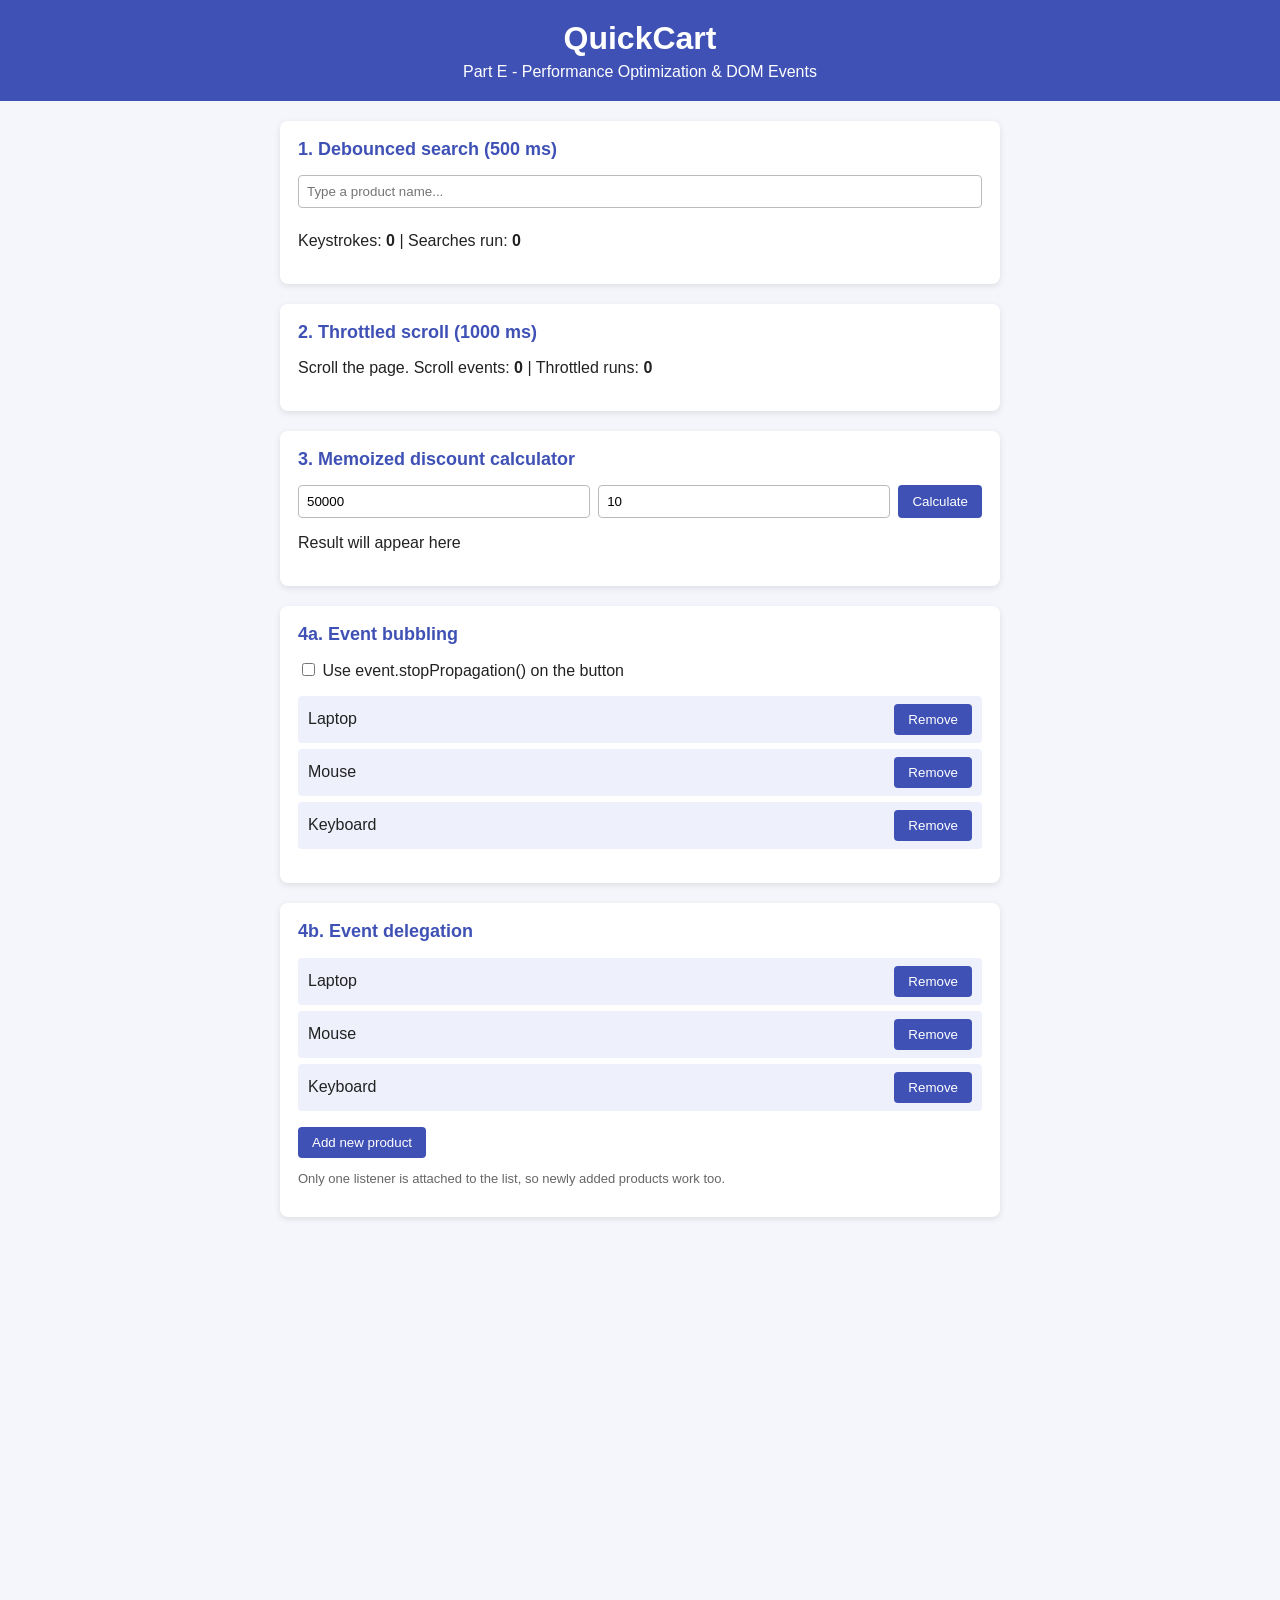
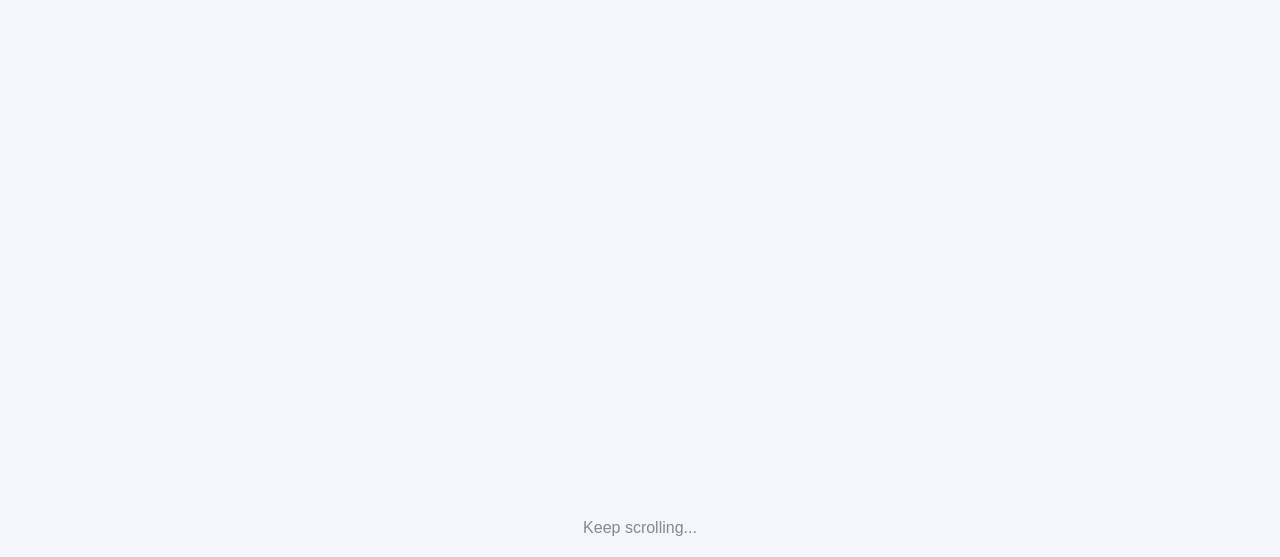
<file: index.html>
<!DOCTYPE html>
<html lang="en">
  <head>
    <meta charset="UTF-8" />
    <meta http-equiv="refresh" content="0; url=./part-e-optimization-events/index.html" />
    <meta name="viewport" content="width=device-width, initial-scale=1.0" />
    <title>QuickCart - Part E</title>
  </head>
  <body>
    <p>
      Loading
      <a href="./part-e-optimization-events/index.html">QuickCart Part E</a>.
    </p>
  </body>
</html>
</file>
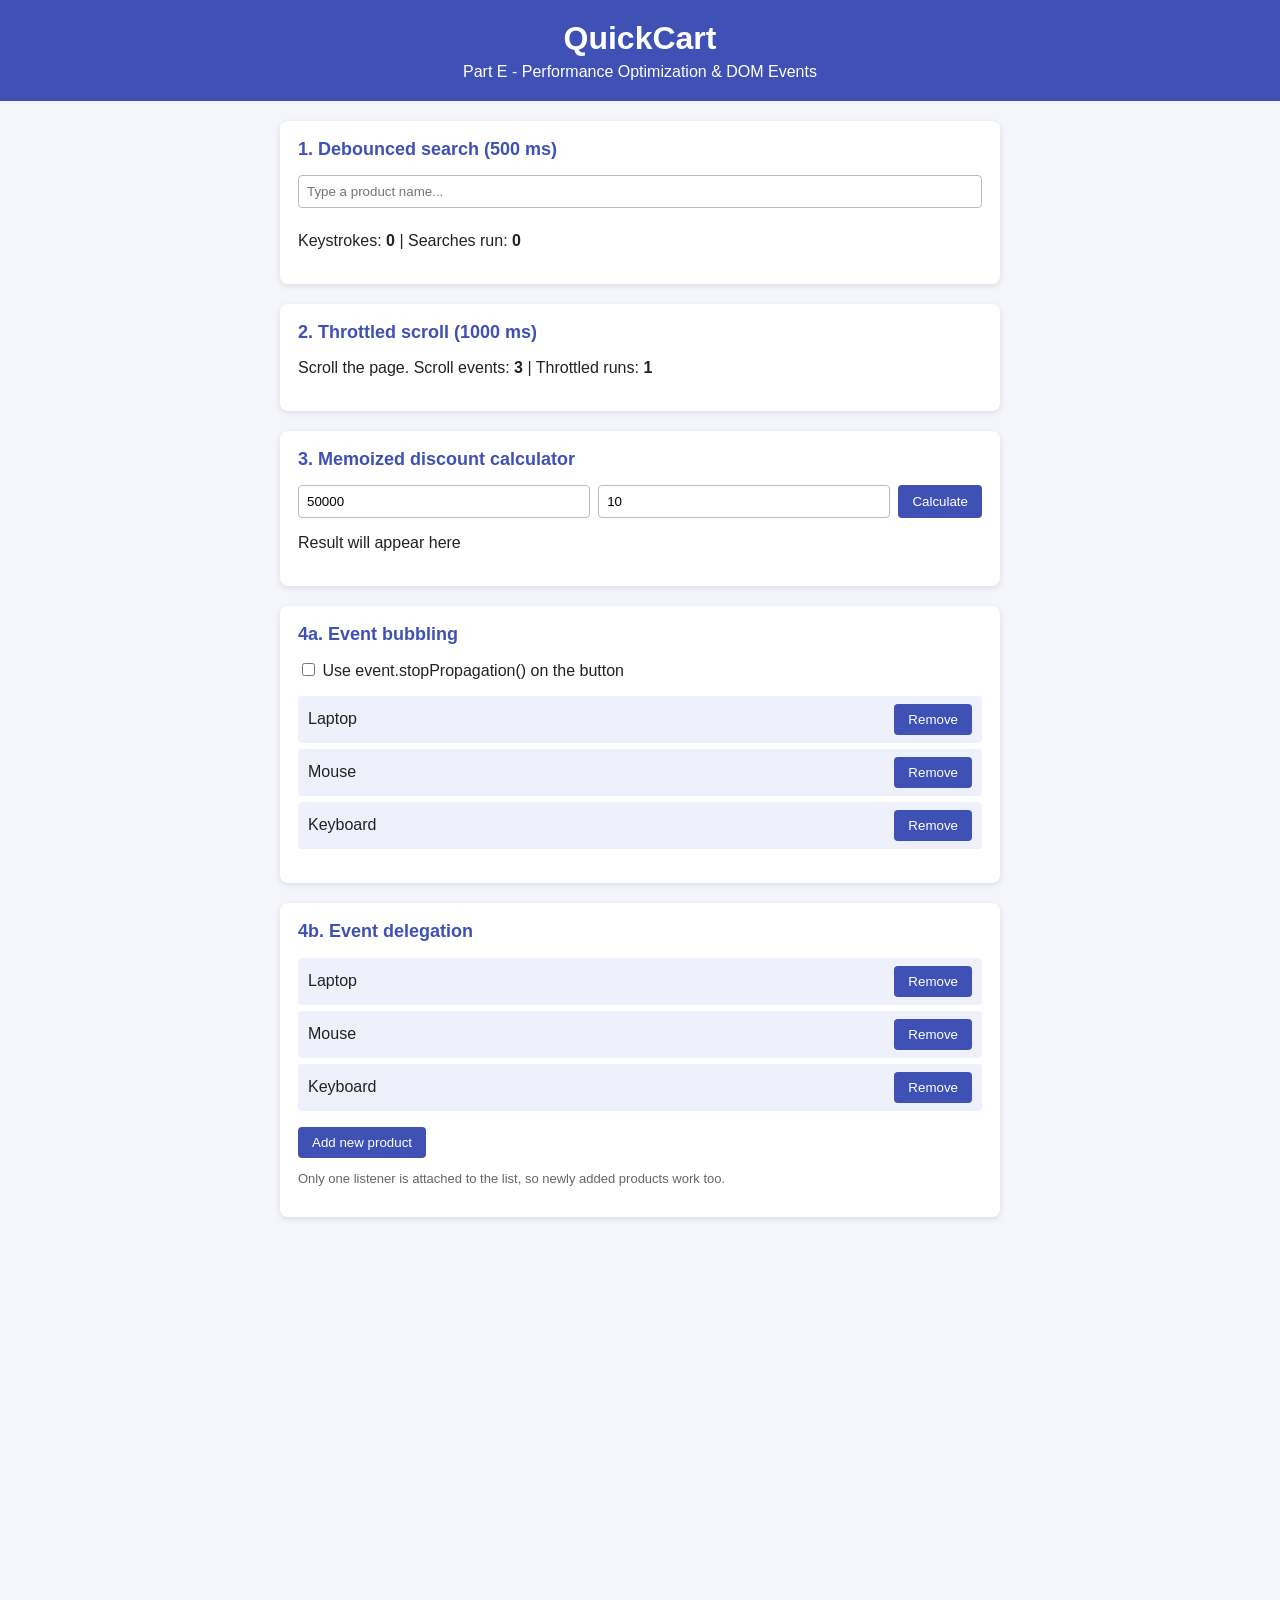
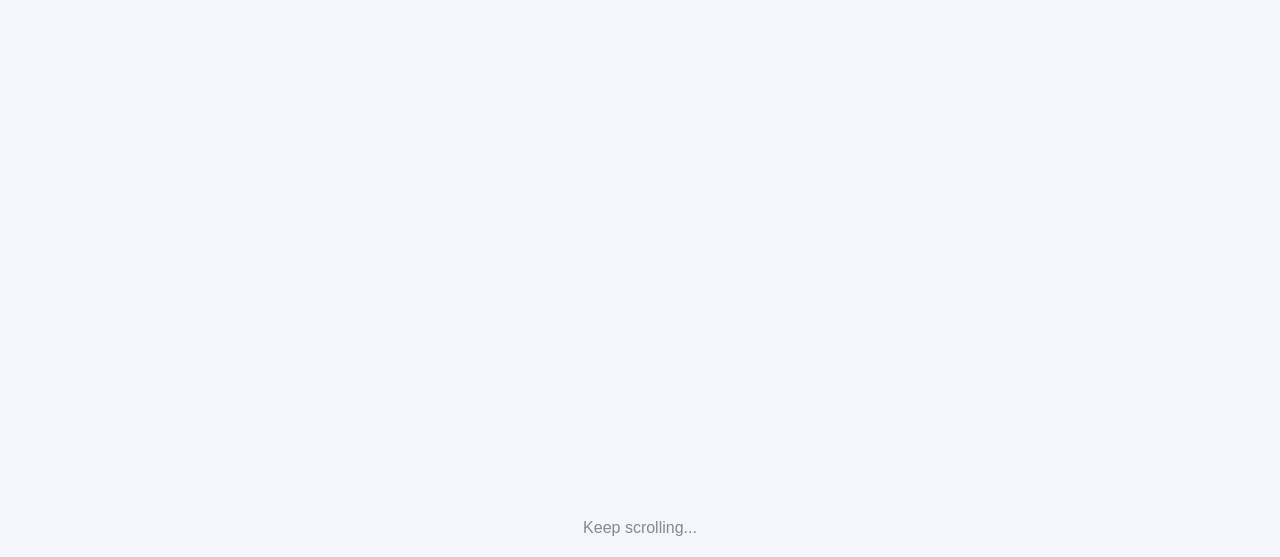
<file: part-e-optimization-events/index.html>
<!DOCTYPE html>
<html lang="en">
<head>
  <meta charset="UTF-8" />
  <meta name="viewport" content="width=device-width, initial-scale=1.0" />
  <title>QuickCart - Optimization & DOM Events</title>
  <link rel="stylesheet" href="style.css" />
</head>
<body>
  <header>
    <h1>QuickCart</h1>
    <p>Part E - Performance Optimization & DOM Events</p>
  </header>

  <main>
    <!-- Task 1: debounce -->
    <section class="card">
      <h2>1. Debounced search (500 ms)</h2>
      <input type="text" id="searchInput" placeholder="Type a product name..." />
      <p>Keystrokes: <strong id="keyCount">0</strong> | Searches run: <strong id="searchCount">0</strong></p>
      <ul id="searchResults"></ul>
    </section>

    <!-- Task 2: throttle -->
    <section class="card">
      <h2>2. Throttled scroll (1000 ms)</h2>
      <p>Scroll the page. Scroll events: <strong id="scrollEvents">0</strong> | Throttled runs: <strong id="scrollRuns">0</strong></p>
    </section>

    <!-- Task 3: memoization -->
    <section class="card">
      <h2>3. Memoized discount calculator</h2>
      <div class="row">
        <input type="number" id="priceInput" placeholder="Price" value="50000" />
        <input type="number" id="percentInput" placeholder="Discount %" value="10" />
        <button id="calcBtn">Calculate</button>
      </div>
      <p id="calcResult">Result will appear here</p>
      <ul id="calcLog"></ul>
    </section>

    <!-- Task 4a: bubbling -->
    <section class="card">
      <h2>4a. Event bubbling</h2>
      <label><input type="checkbox" id="stopCheck" /> Use event.stopPropagation() on the button</label>
      <ul id="bubbleList" class="product-list">
        <li>Laptop <button class="bubble-btn">Remove</button></li>
        <li>Mouse <button class="bubble-btn">Remove</button></li>
        <li>Keyboard <button class="bubble-btn">Remove</button></li>
      </ul>
      <ul id="bubbleLog" class="log"></ul>
    </section>

    <!-- Task 4b: delegation -->
    <section class="card">
      <h2>4b. Event delegation</h2>
      <ul id="productList" class="product-list">
        <li data-id="1"><span>Laptop</span> <button class="remove-btn">Remove</button></li>
        <li data-id="2"><span>Mouse</span> <button class="remove-btn">Remove</button></li>
        <li data-id="3"><span>Keyboard</span> <button class="remove-btn">Remove</button></li>
      </ul>
      <button id="addBtn">Add new product</button>
      <p class="note">Only one listener is attached to the list, so newly added products work too.</p>
    </section>

    <div class="spacer">Keep scrolling...</div>
  </main>

  <script src="script.js"></script>
</body>
</html>
</file>
<file: part-e-optimization-events/style.css>
* { box-sizing: border-box; }

body {
  font-family: Arial, Helvetica, sans-serif;
  margin: 0;
  background: #f4f6fb;
  color: #222;
}

header {
  background: #3f51b5;
  color: #fff;
  padding: 20px;
  text-align: center;
}

header h1 { margin: 0 0 6px; }
header p { margin: 0; }

main {
  max-width: 750px;
  margin: 20px auto;
  padding: 0 15px;
}

.card {
  background: #fff;
  padding: 18px;
  margin-bottom: 20px;
  border-radius: 8px;
  box-shadow: 0 2px 6px rgba(0, 0, 0, 0.1);
}

.card h2 { margin-top: 0; font-size: 18px; color: #3f51b5; }

input[type="text"], input[type="number"] {
  padding: 8px;
  border: 1px solid #bbb;
  border-radius: 4px;
  width: 100%;
  margin-bottom: 8px;
}

.row { display: flex; gap: 8px; }
.row input { margin-bottom: 0; }

button {
  background: #3f51b5;
  color: #fff;
  border: none;
  padding: 8px 14px;
  border-radius: 4px;
  cursor: pointer;
}

button:hover { background: #2c3a8c; }

.product-list { list-style: none; padding: 0; }

.product-list li {
  display: flex;
  justify-content: space-between;
  align-items: center;
  padding: 8px 10px;
  margin-bottom: 6px;
  background: #eef0fb;
  border-radius: 4px;
}

.log { font-size: 14px; color: #555; padding-left: 18px; }
#calcLog, #searchResults { font-size: 14px; padding-left: 18px; }
.note { font-size: 13px; color: #666; }

.spacer {
  height: 900px;
  display: flex;
  align-items: flex-end;
  justify-content: center;
  color: #888;
}

@media (max-width: 500px) {
  .row { flex-direction: column; }
}
</file>
